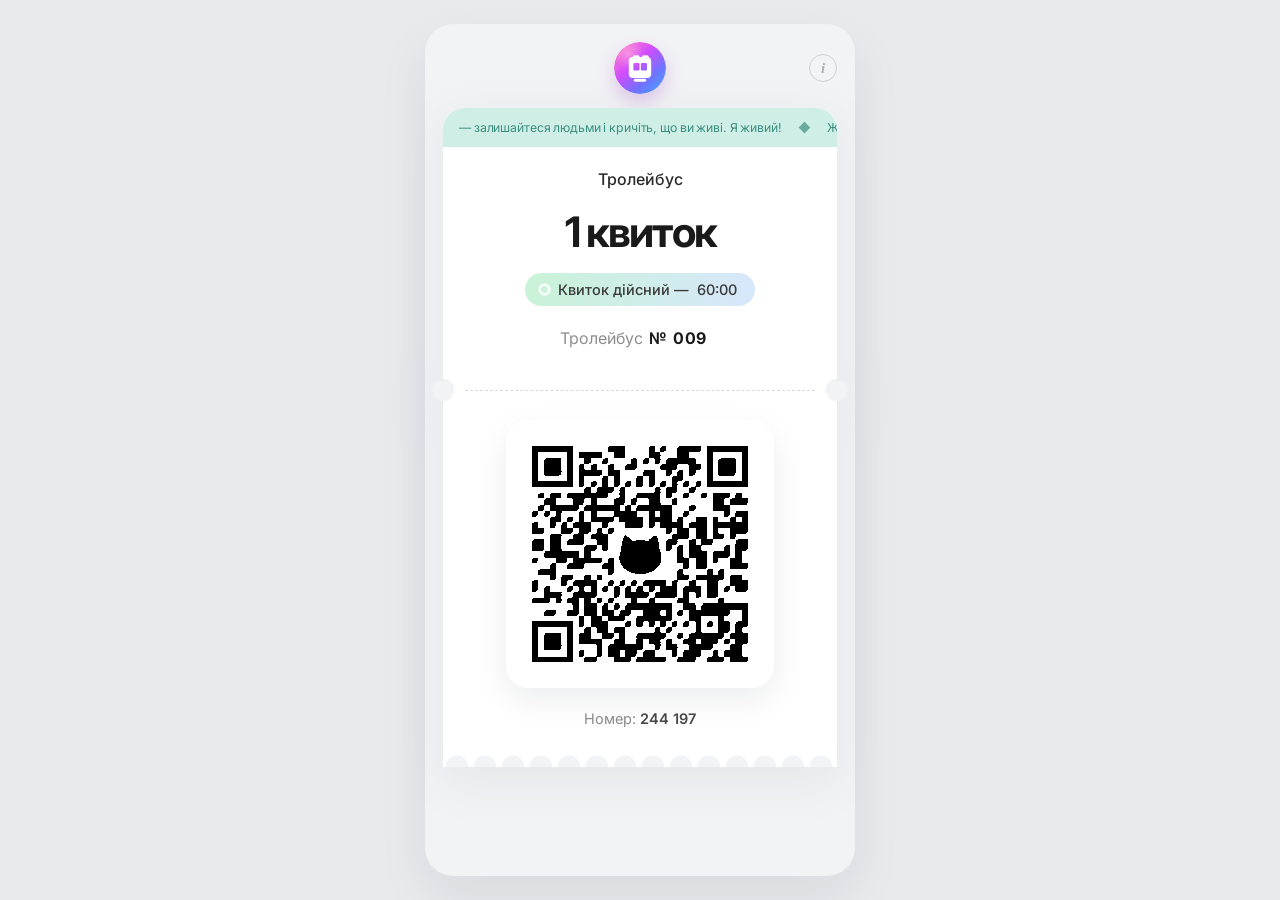
<file: tramvai-main/index.html>
<!DOCTYPE html>
<html lang="uk">
<head>
  <meta charset="UTF-8">
  <meta name="viewport" content="width=device-width, initial-scale=1, viewport-fit=cover">
  <meta name="theme-color" content="#f2f3f5">
  <title>Тролейбус · квиток</title>
  <link rel="preconnect" href="https://fonts.googleapis.com">
  <link rel="preconnect" href="https://fonts.gstatic.com" crossorigin>
  <link href="https://fonts.googleapis.com/css2?family=Inter:wght@400;500;600;700&display=swap" rel="stylesheet">
  <link rel="stylesheet" href="css/style.css">
</head>
<body data-kind="trolleybus">
  <main class="app">
    <header class="topbar">
      <div class="logo" aria-hidden="true">
        <img src="assets/logo.svg" alt="">
      </div>
      <button class="info-btn" id="info-btn" aria-label="Інформація">i</button>
    </header>

    <article class="ticket">
      <div class="ticket-top">
        <div class="quote">
          <p class="quote-track" id="quote"></p>
        </div>
        <div class="ticket-body">
          <p class="transport" id="transport">Тролейбус</p>
          <p class="purchased" id="purchased"></p>
          <h1 class="amount" id="amount">1 квиток</h1>
          <div class="status" id="status">
            <span class="status-dot"></span>
            <span id="status-text">Квиток дійсний — </span>
            <span id="timer">60:00</span>
          </div>
          <p class="vehicle">
            <span id="transport-label">Тролейбус</span>
            <strong>№</strong>
            <input class="vehicle-input" id="vehicle-input" inputmode="numeric" maxlength="4" aria-label="Номер тролейбуса" value="009">
          </p>
        </div>
      </div>

      <div class="perforation" aria-hidden="true">
        <span class="dash"></span>
      </div>

      <div class="ticket-bottom">
        <div class="qr-wrap">
          <img class="qr" src="assets/qr.png" alt="QR-код квитка" draggable="false">
        </div>
        <p class="number" id="number">Номер: <strong>244 197</strong></p>
      </div>
      <div class="scallop" aria-hidden="true"></div>
    </article>
  </main>

  <div class="overlay" id="overlay">
    <div class="sheet">
      <h2>Електронний квиток</h2>
      <p>Квиток дійсний 60 хвилин з моменту покупки. Номер транспорту можна змінити прямо на квитку або тут.</p>
      <div class="sheet-fields">
        <label>
          Номер тролейбуса
          <input id="trolley-number" inputmode="numeric" maxlength="4" autocomplete="off">
        </label>
        <label>
          Номер трамвая
          <input id="tram-number" inputmode="numeric" maxlength="4" autocomplete="off">
        </label>
        <label>
          Номер автобуса
          <input id="bus-number" inputmode="numeric" maxlength="4" autocomplete="off">
        </label>
      </div>
      <div class="sheet-actions">
        <div class="sheet-links" id="other-tickets"></div>
        <button id="close-info" type="button">Зберегти</button>
      </div>
    </div>
  </div>

  <script src="js/app_trol.js"></script>
</body>
</html>
</file>
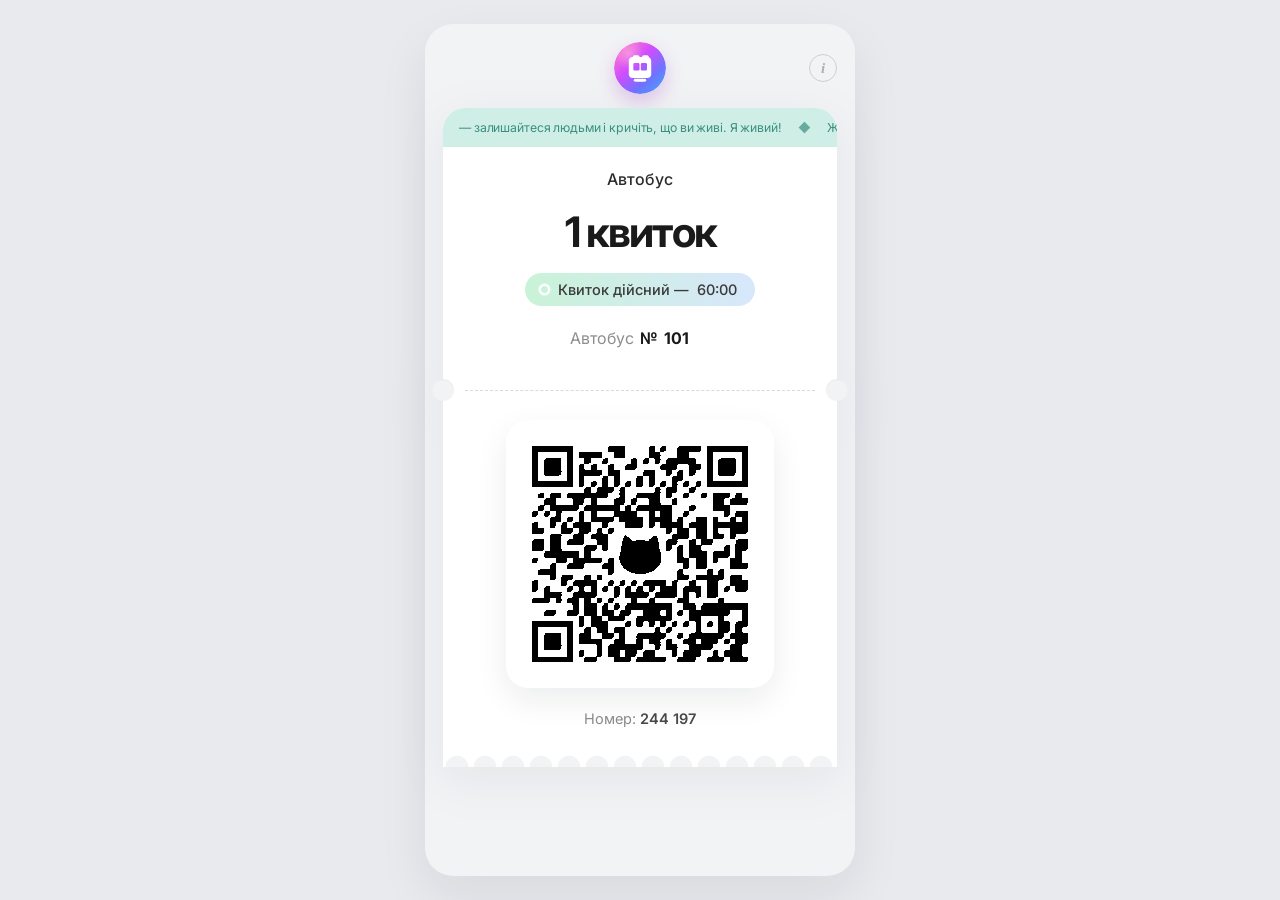
<file: tramvai-main/bus.html>
<!DOCTYPE html>
<html lang="uk">
<head>
  <meta charset="UTF-8">
  <meta name="viewport" content="width=device-width, initial-scale=1, viewport-fit=cover">
  <meta name="theme-color" content="#f2f3f5">
  <title>Автобус · квиток</title>
  <link rel="preconnect" href="https://fonts.googleapis.com">
  <link rel="preconnect" href="https://fonts.gstatic.com" crossorigin>
  <link href="https://fonts.googleapis.com/css2?family=Inter:wght@400;500;600;700&display=swap" rel="stylesheet">
  <link rel="stylesheet" href="css/style.css">
</head>
<body data-kind="bus">
  <main class="app">
    <header class="topbar">
      <div class="logo" aria-hidden="true">
        <img src="assets/logo.svg" alt="">
      </div>
      <button class="info-btn" id="info-btn" aria-label="Інформація">i</button>
    </header>

    <article class="ticket">
      <div class="ticket-top">
        <div class="quote">
          <p class="quote-track" id="quote"></p>
        </div>
        <div class="ticket-body">
          <p class="transport" id="transport">Автобус</p>
          <p class="purchased" id="purchased"></p>
          <h1 class="amount" id="amount">1 квиток</h1>
          <div class="status" id="status">
            <span class="status-dot"></span>
            <span id="status-text">Квиток дійсний — </span>
            <span id="timer">60:00</span>
          </div>
          <p class="vehicle">
            <span id="transport-label">Автобус</span>
            <strong>№</strong>
            <input class="vehicle-input" id="vehicle-input" inputmode="numeric" maxlength="4" aria-label="Номер автобуса" value="101">
          </p>
        </div>
      </div>

      <div class="perforation" aria-hidden="true">
        <span class="dash"></span>
      </div>

      <div class="ticket-bottom">
        <div class="qr-wrap">
          <img class="qr" src="assets/qr.png" alt="QR-код квитка" draggable="false">
        </div>
        <p class="number" id="number">Номер: <strong>244 197</strong></p>
      </div>
      <div class="scallop" aria-hidden="true"></div>
    </article>
  </main>

  <div class="overlay" id="overlay">
    <div class="sheet">
      <h2>Електронний квиток</h2>
      <p>Квиток дійсний 60 хвилин з моменту покупки. Номер транспорту можна змінити прямо на квитку або тут.</p>
      <div class="sheet-fields">
        <label>
          Номер тролейбуса
          <input id="trolley-number" inputmode="numeric" maxlength="4" autocomplete="off">
        </label>
        <label>
          Номер трамвая
          <input id="tram-number" inputmode="numeric" maxlength="4" autocomplete="off">
        </label>
        <label>
          Номер автобуса
          <input id="bus-number" inputmode="numeric" maxlength="4" autocomplete="off">
        </label>
      </div>
      <div class="sheet-actions">
        <div class="sheet-links" id="other-tickets"></div>
        <button id="close-info" type="button">Зберегти</button>
      </div>
    </div>
  </div>

  <script src="js/app.js"></script>
</body>
</html>
</file>
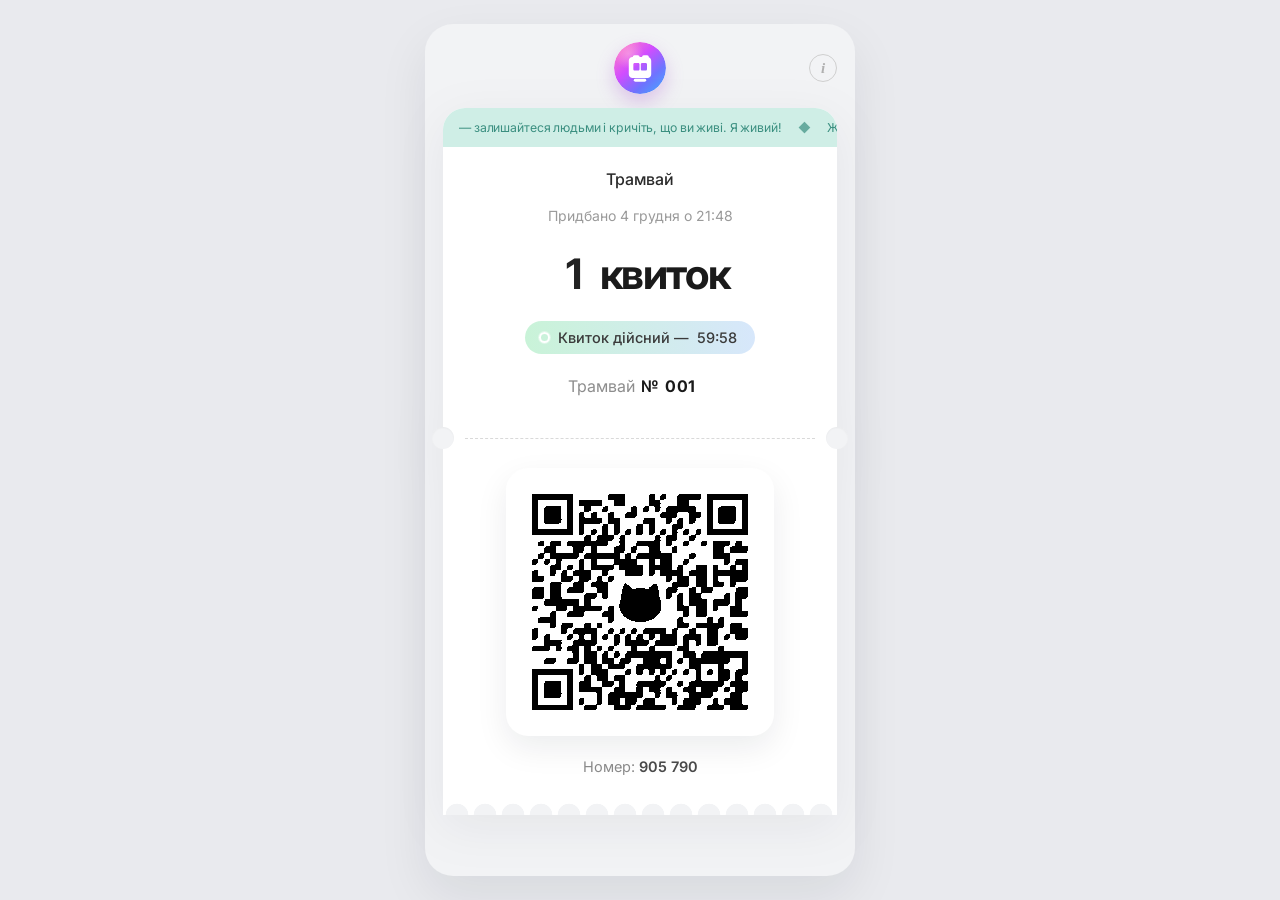
<file: tramvai-main/tram.html>
<!DOCTYPE html>
<html lang="uk">
<head>
  <meta charset="UTF-8">
  <meta name="viewport" content="width=device-width, initial-scale=1, viewport-fit=cover">
  <meta name="theme-color" content="#f2f3f5">
  <title>Трамвай · квиток</title>
  <link rel="preconnect" href="https://fonts.googleapis.com">
  <link rel="preconnect" href="https://fonts.gstatic.com" crossorigin>
  <link href="https://fonts.googleapis.com/css2?family=Inter:wght@400;500;600;700&display=swap" rel="stylesheet">
  <link rel="stylesheet" href="css/style.css">
</head>
<body data-kind="tram">
  <main class="app">
    <header class="topbar">
      <div class="logo" aria-hidden="true">
        <img src="assets/logo.svg" alt="">
      </div>
      <button class="info-btn" id="info-btn" aria-label="Інформація">i</button>
    </header>

    <article class="ticket">
      <div class="ticket-top">
        <div class="quote">
          <p class="quote-track" id="quote"></p>
        </div>
        <div class="ticket-body">
          <p class="transport" id="transport">Трамвай</p>
          <p class="purchased" id="purchased"></p>
          <h1 class="amount">
    <input type="text" id="ticketCount" value="1" maxlength="2">
    <span id="ticketWord">квиток</span>
</h1>

          <div class="status" id="status">
            <span class="status-dot"></span>
            <span id="status-text">Квиток дійсний — </span>
            <span id="timer">60:00</span>
          </div>
          <p class="vehicle">
            <span id="transport-label">Трамвай</span>
            <strong>№</strong>
            <input class="vehicle-input" id="vehicle-input" inputmode="numeric" maxlength="4" aria-label="Номер трамвая" value="001">
          </p>
        </div>
      </div>

      <div class="perforation" aria-hidden="true">
        <span class="dash"></span>
      </div>

      <div class="ticket-bottom">
        <div class="qr-wrap">
          <img class="qr" src="assets/qr.png" alt="QR-код квитка" draggable="false">
        </div>
        <p class="number" id="number">Номер: <strong>244 197</strong></p>
      </div>
      <div class="scallop" aria-hidden="true"></div>
    </article>
  </main>

  <div class="overlay" id="overlay">
    <div class="sheet">
      <h2>Електронний квиток</h2>
      <p>Квиток дійсний 60 хвилин з моменту покупки. Номер транспорту можна змінити прямо на квитку або тут.</p>
      <div class="sheet-fields">
        <label>
          Номер тролейбуса
          <input id="trolley-number" inputmode="numeric" maxlength="4" autocomplete="off">
        </label>
        <label>
          Номер трамвая
          <input id="tram-number" inputmode="numeric" maxlength="4" autocomplete="off">
        </label>
        <label>
          Номер автобуса
          <input id="bus-number" inputmode="numeric" maxlength="4" autocomplete="off">
        </label>
      </div>
      <div class="sheet-actions">
        <div class="sheet-links" id="other-tickets"></div>
        <button id="close-info" type="button">Зберегти</button>
      </div>
    </div>
  </div>

  <script src="js/app.js"></script>
</body>
</html>
</file>
<file: tramvai-main/css/style.css>
:root {
  --bg: #f2f3f5;
  --card: #ffffff;
  --ink: #1a1a1a;
  --muted: #9a9a9a;
  --quote-bg: #cfeee6;
  --quote-text: #3b8f80;
  --dash: #e6e6e6;
  --shadow: 0 10px 30px rgba(17, 24, 39, 0.06);
  --radius: 22px;
}

* {
  box-sizing: border-box;
  margin: 0;
  padding: 0;
}

html,
body {
  min-height: 100%;
}

body {
  font-family: Inter, -apple-system, BlinkMacSystemFont, "Segoe UI", sans-serif;
  background: var(--bg);
  color: var(--ink);
  -webkit-font-smoothing: antialiased;
}

.app {
  width: min(430px, 100%);
  min-height: 100svh;
  margin: 0 auto;
  padding: 18px 18px 36px;
}

.topbar {
  display: grid;
  grid-template-columns: 1fr auto 1fr;
  align-items: center;
  margin-bottom: 14px;
}

.logo {
  grid-column: 2;
  width: 52px;
  height: 52px;
  border-radius: 50%;
  overflow: hidden;
  box-shadow: 0 8px 18px rgba(168, 80, 210, 0.28);
}

.logo img,
.logo svg {
  width: 100%;
  height: 100%;
  display: block;
}

.info-btn {
  justify-self: end;
  width: 28px;
  height: 28px;
  border: 1.5px solid #cfcfcf;
  border-radius: 50%;
  background: transparent;
  color: #b0b0b0;
  font: 700 15px/1 Georgia, "Times New Roman", serif;
  font-style: italic;
  cursor: pointer;
  appearance: none;
}

.ticket {
  position: relative;
  filter: drop-shadow(0 12px 24px rgba(15, 23, 42, 0.06));
}

.ticket-top,
.ticket-bottom {
  background: var(--card);
}

.ticket-top {
  border-radius: var(--radius) var(--radius) 0 0;
  overflow: hidden;
  padding-bottom: 28px;
}

.quote {
  background: var(--quote-bg);
  color: var(--quote-text);
  font-size: 12.25px;
  line-height: 1.4;
  letter-spacing: -0.01em;
  padding: 11px 0;
  overflow: hidden;
  white-space: nowrap;
}

.quote-track {
  display: inline-flex;
  align-items: center;
  gap: 16px;
  padding-left: 16px;
  animation: quote-scroll 22s linear infinite;
}

.quote-sep {
  opacity: 0.7;
}

@keyframes quote-scroll {
  from { transform: translateX(0); }
  to { transform: translateX(-50%); }
}

.ticket-body {
  padding: 22px 16px 0;
  text-align: center;
}

.transport {
  font-size: 16px;
  font-weight: 500;
  color: #2b2b2b;
}

.purchased {
  margin-top: 18px;
  color: var(--muted);
  font-size: 14px;
}

.amount {
  margin-top: 22px;
  font-size: 42px;
  font-weight: 700;
  letter-spacing: -0.04em;
  line-height: 1;
}

.status {
  display: inline-flex;
  align-items: center;
  gap: 8px;
  margin-top: 20px;
  padding: 8px 18px 8px 14px;
  border-radius: 999px;
  background: linear-gradient(90deg, #c9f3d8 0%, #d7e7fb 100%);
  color: #3a3a3a;
  font-size: 14.5px;
  font-weight: 500;
}

.status.is-expired {
  background: linear-gradient(90deg, #fde9c4 0%, #f8d4e4 100%);
  color: #5a5a5a;
}

.status.is-expired .status-dot,
.status.is-expired #timer {
  display: none;
}

body.is-expired .qr {
  opacity: 0.32;
  filter: grayscale(1);
}

.status-dot {
  width: 11px;
  height: 11px;
  border: 2px solid #fff;
  border-radius: 50%;
  box-shadow: 0 0 0 1px rgba(255, 255, 255, 0.4);
}

.vehicle {
  margin-top: 22px;
  color: #8d8d8d;
  font-size: 16px;
  display: flex;
  align-items: baseline;
  justify-content: center;
  gap: 6px;
}

.vehicle strong {
  color: var(--ink);
  font-weight: 700;
  letter-spacing: 0.01em;
}

.vehicle-input {
  width: 4.2ch;
  border: 0;
  padding: 0;
  background: transparent;
  color: var(--ink);
  font: inherit;
  font-weight: 700;
  letter-spacing: 0.01em;
  outline: none;
  border-radius: 6px;
}

.vehicle-input:focus {
  background: #f4f4f4;
}

.perforation {
  position: relative;
  height: 28px;
  background: var(--card);
}

.perforation::before,
.perforation::after {
  content: "";
  position: absolute;
  top: 50%;
  width: 22px;
  height: 22px;
  border-radius: 50%;
  background: var(--bg);
  transform: translateY(-50%);
  box-shadow: inset 0 1px 2px rgba(0, 0, 0, 0.04);
}

.perforation::before {
  left: -11px;
}

.perforation::after {
  right: -11px;
}

.dash {
  position: absolute;
  left: 22px;
  right: 22px;
  top: 50%;
  border-top: 1.5px dashed #d9d9d9;
}

.ticket-bottom {
  padding: 8px 22px 6px;
  text-align: center;
}

.qr-wrap {
  position: relative;
  width: min(268px, 72vw);
  margin: 8px auto 0;
  padding: 8px;
  border-radius: 22px;
  background: #fff;
  box-shadow: 0 12px 32px rgba(17, 24, 39, 0.08);
}

.qr {
  width: 100%;
  aspect-ratio: 1;
  object-fit: contain;
  display: block;
  image-rendering: pixelated;
}

.number {
  margin: 22px 0 18px;
  color: #8b8b8b;
  font-size: 14.5px;
}

.number strong {
  color: #4a4a4a;
  font-weight: 600;
}

.scallop {
  height: 16px;
  background:
    radial-gradient(circle at 14px 16px, var(--bg) 11px, transparent 11.6px);
  background-size: 28px 16px;
  background-repeat: repeat-x;
  background-color: var(--card);
}

.overlay {
  position: fixed;
  inset: 0;
  background: rgba(20, 20, 20, 0.28);
  display: none;
  align-items: flex-end;
  justify-content: center;
  padding: 18px;
  z-index: 10;
}

.overlay.is-open {
  display: flex;
}

.sheet {
  width: min(430px, 100%);
  background: #fff;
  border-radius: 20px;
  padding: 22px 20px 18px;
  box-shadow: var(--shadow);
}

.sheet h2 {
  font-size: 18px;
  margin-bottom: 8px;
}

.sheet p {
  color: #666;
  font-size: 14px;
  line-height: 1.5;
}

.sheet-fields {
  display: grid;
  gap: 12px;
  margin-top: 16px;
}

.sheet-fields label {
  display: grid;
  gap: 6px;
  color: #666;
  font-size: 13px;
}

.sheet-fields input {
  height: 44px;
  border: 1px solid #e6e6e6;
  border-radius: 12px;
  padding: 0 12px;
  font: 600 16px Inter, sans-serif;
  color: var(--ink);
  outline: none;
}

.sheet-fields input:focus {
  border-color: #c44dff;
}

.sheet-actions {
  display: grid;
  gap: 8px;
  margin-top: 16px;
}

.sheet-links {
  display: grid;
  gap: 8px;
}

.sheet button,
.sheet-link {
  width: 100%;
  height: 44px;
  border: 0;
  border-radius: 12px;
  font: 600 15px Inter, sans-serif;
  cursor: pointer;
  display: grid;
  place-items: center;
  text-decoration: none;
}

.sheet button {
  background: #111;
  color: #fff;
}

.sheet-link {
  background: #f3f3f5;
  color: #222;
}

@media (min-width: 760px) {
  body {
    background: #e9eaee;
  }

  .app {
    min-height: calc(100svh - 48px);
    margin-top: 24px;
    background: var(--bg);
    border-radius: 28px;
    box-shadow: 0 20px 50px rgba(15, 23, 42, 0.08);
  }
}
#amount {
    display: flex;
    justify-content: center;
    align-items: center;
    gap: 5px;
}

#ticketCount {
    width: 60px;
    border: none;
    background: transparent;

    font-size: 42px;
    font-weight: 700;
    text-align: right;

    outline: none;
}

.amount {
    display: flex;
    justify-content: center;
    align-items: center;
    gap: 4px;
}

#ticketCount {
    width: 45px;
    height: 55px;
    padding: 0;
    border: none;
    outline: none;
    background: transparent;

    font-size: 42px;
    font-weight: 700;
    font-family: inherit;
    text-align: center;
    color: #222;
}

#ticketCount:focus {
    background: #eeeeee;
    border-radius: 3px;
}
</file>
